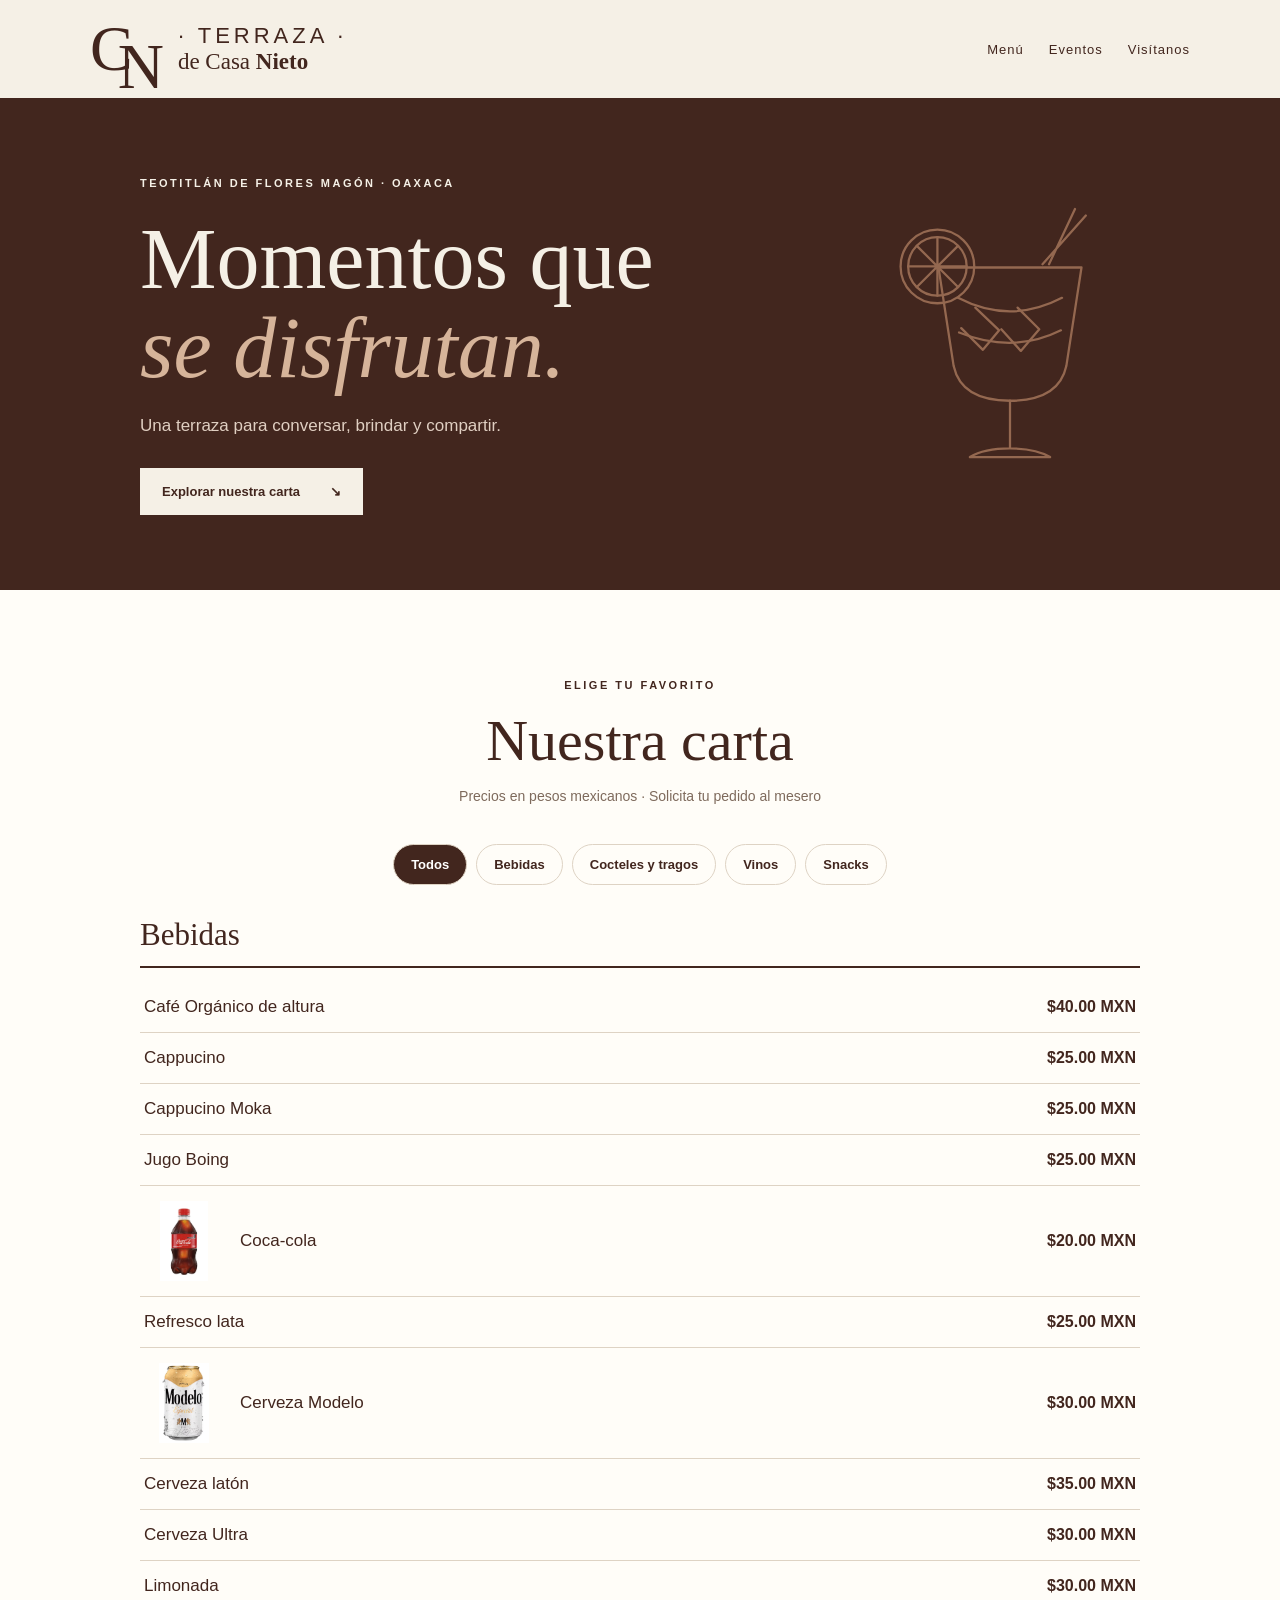
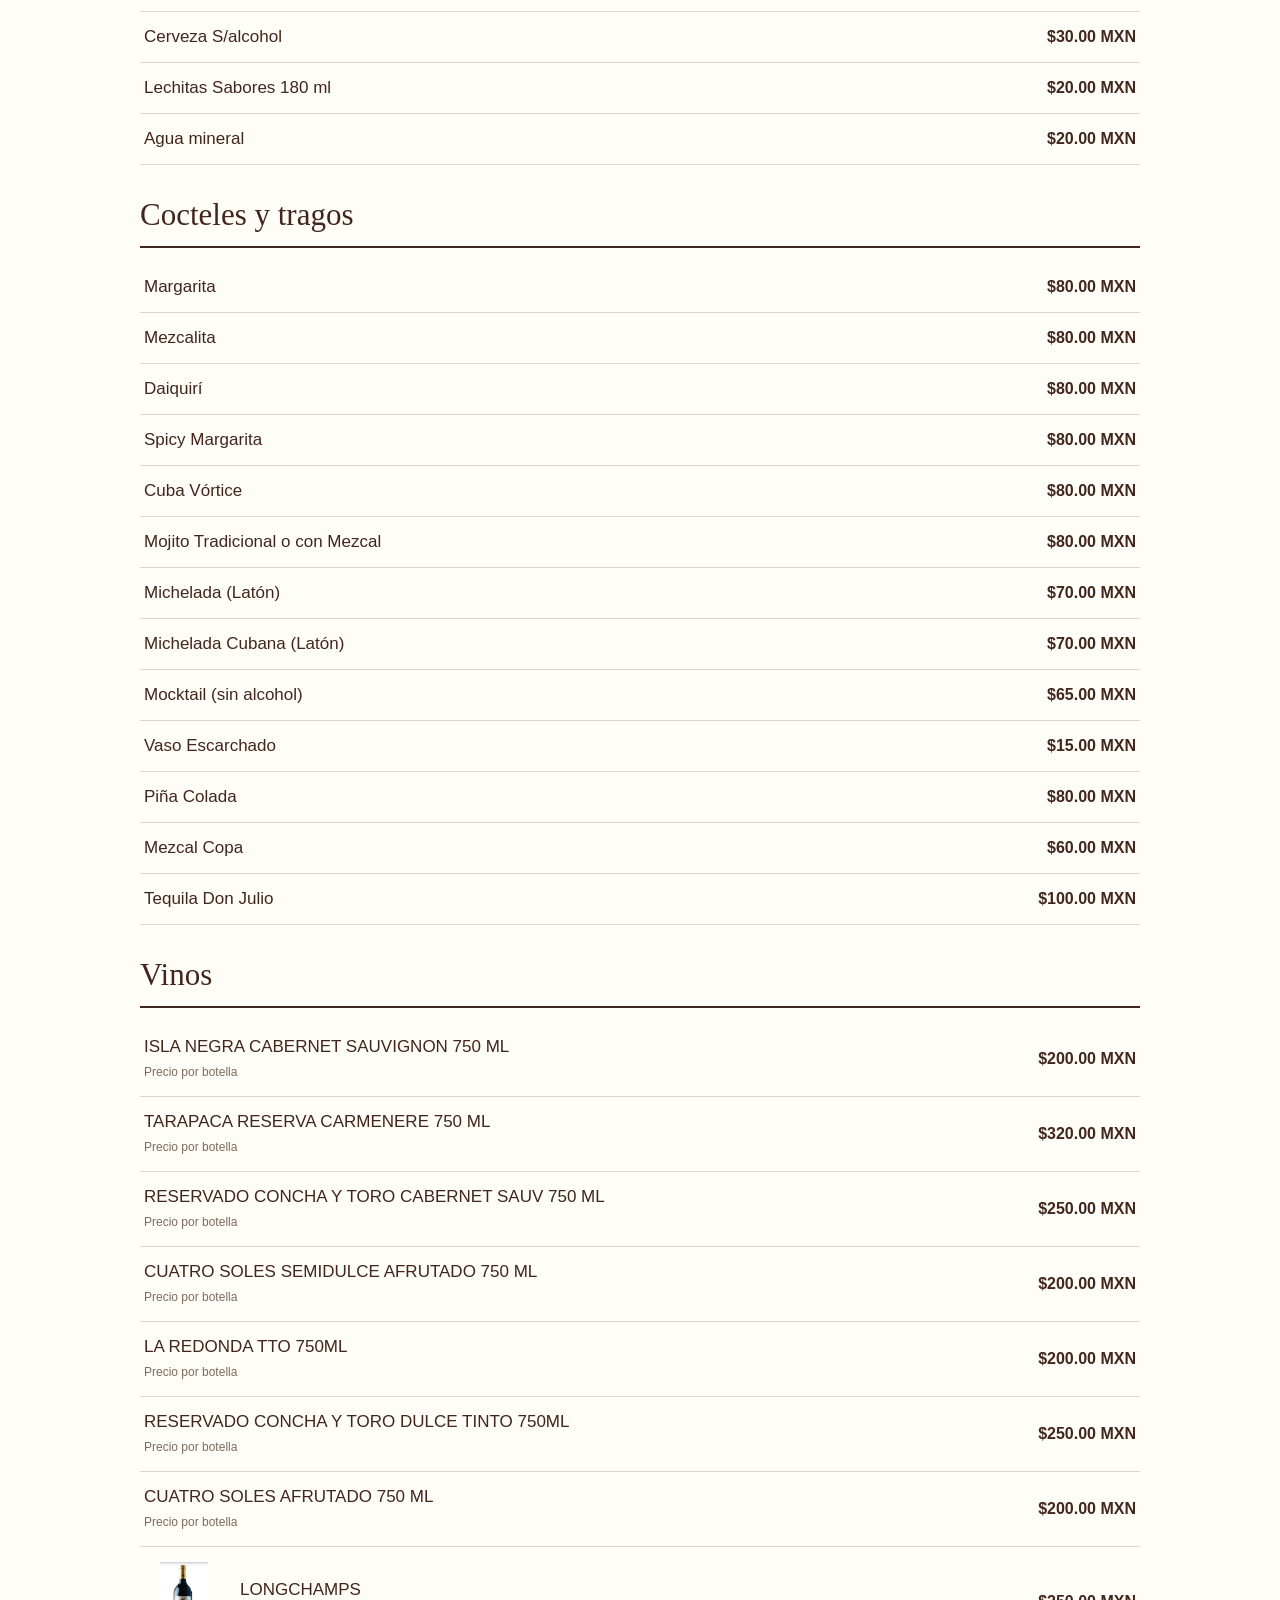
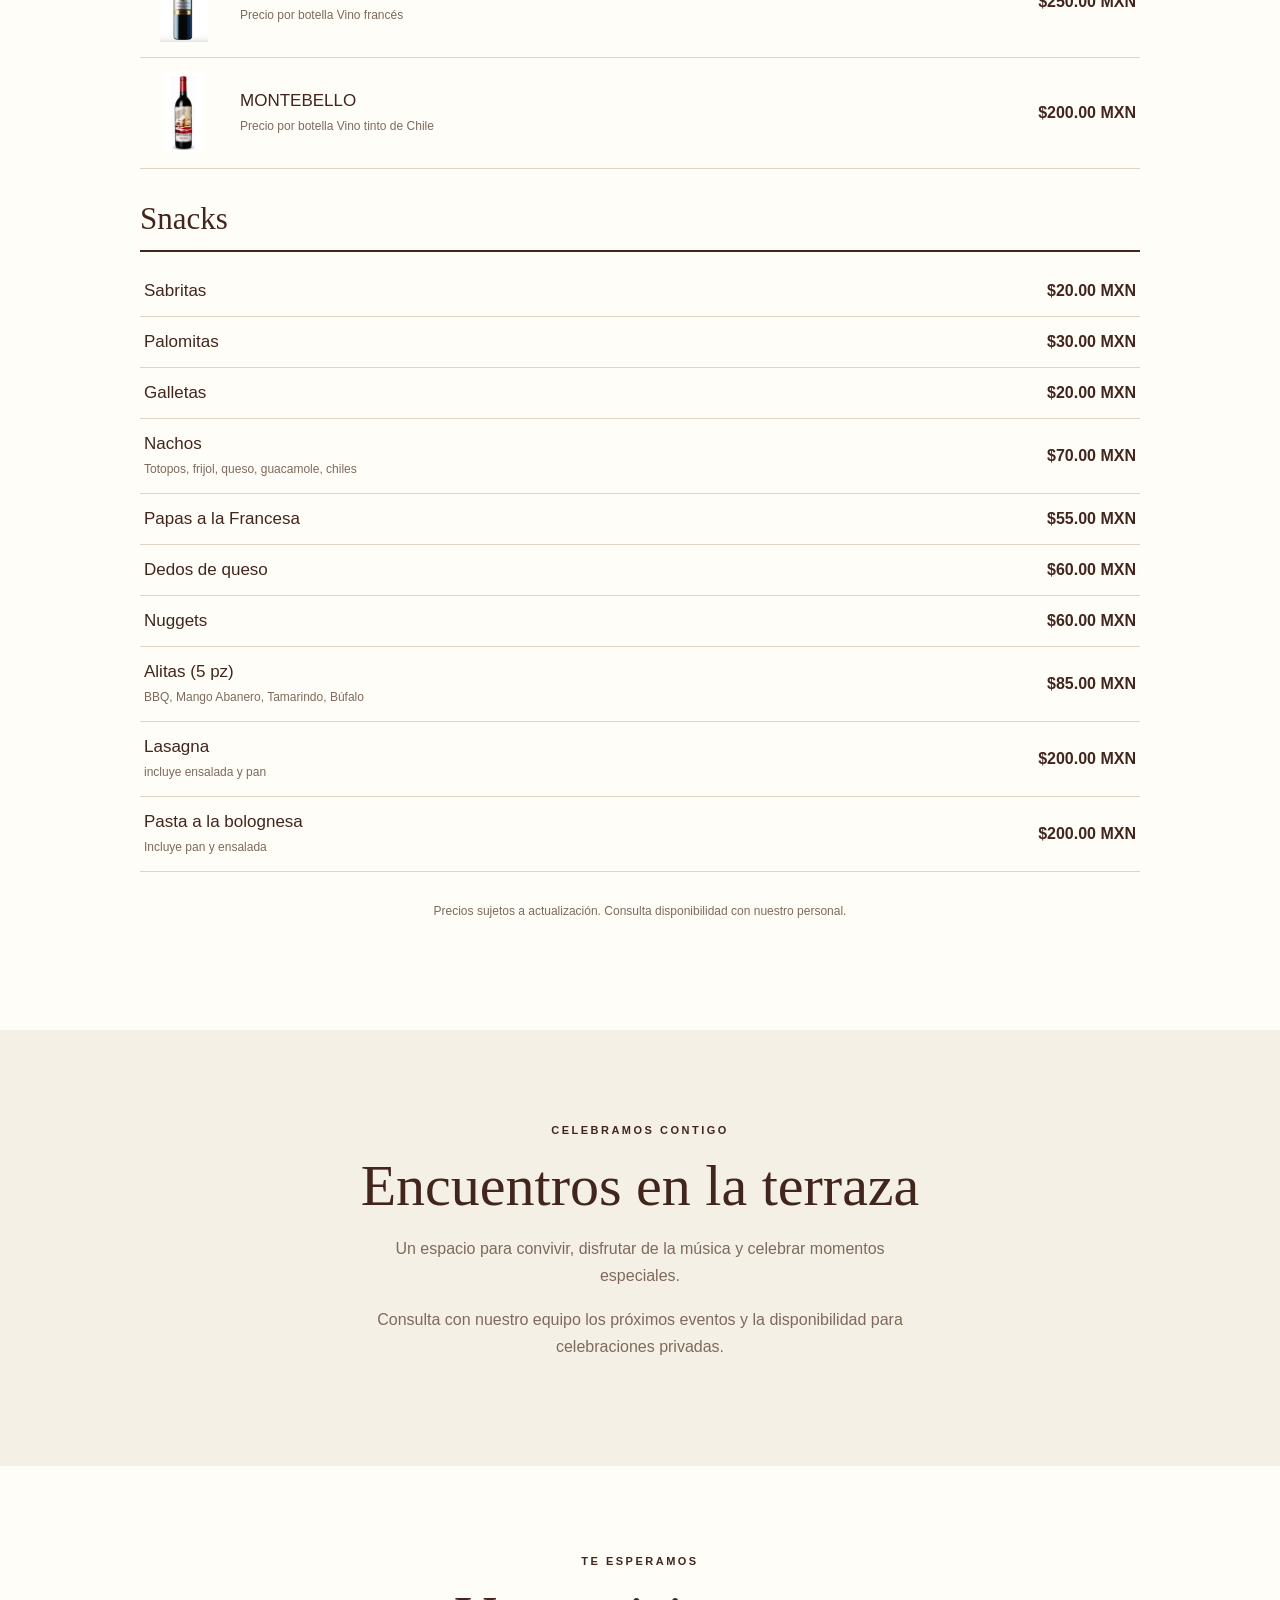
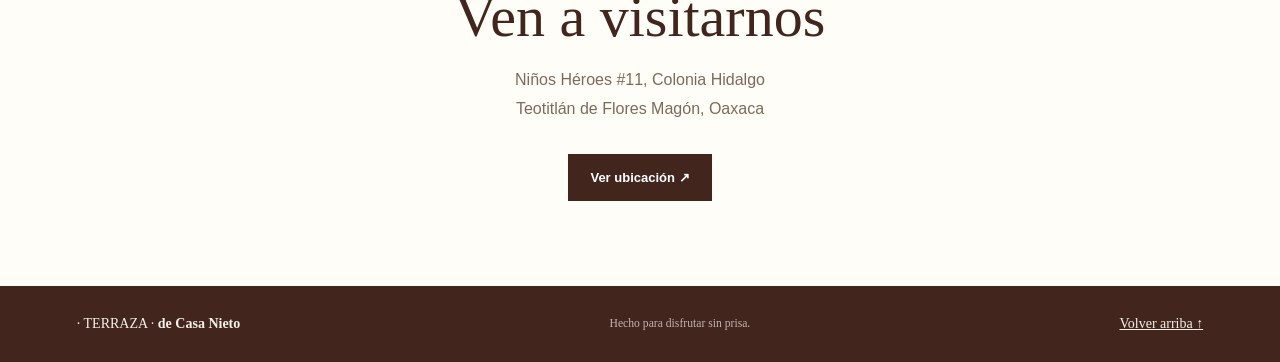
<file: index.html>
<!doctype html>
<html lang="es"><head><meta charset="utf-8"><meta name="viewport" content="width=device-width,initial-scale=1"><meta name="theme-color" content="#42261e"><meta name="description" content="Menú de Terraza Casa Nieto: bebidas, cocteles, tragos y snacks en Teotitlán de Flores Magón, Oaxaca."><title>Terraza de Casa Nieto | Menú</title><link rel="stylesheet" href="styles.css"></head><body>
<header class="top" id="inicio"><div class="brand"><div class="monogram">C<span>N</span></div><div class="brandtext"><div class="brandtop">· TERRAZA ·</div><div class="brandsub">de Casa <b>Nieto</b></div></div></div><nav><a href="#menu">Menú</a><a href="#eventos">Eventos</a><a href="#visitanos">Visítanos</a></nav></header>
<section class="hero"><div class="heroinner"><span class="eyebrow">TEOTITLÁN DE FLORES MAGÓN · OAXACA</span><h1>Momentos que<br><em>se disfrutan.</em></h1><p>Una terraza para conversar, brindar y compartir.</p><a class="cta" href="#menu">Explorar nuestra carta <span>↘</span></a></div><div class="heroart" aria-hidden="true"><svg viewBox="0 0 240 270"><g fill="none" stroke="#a9795d" stroke-width="2.1" stroke-linecap="round" stroke-linejoin="round"><path d="M54 66h132l-14 91q-7 32-52 32t-52-32Z"/><path d="M120 189v44m-37 8h74m-37-8q-24 0-37 8m37-8q24 0 37 8"/><path d="M72 94q48 25 96 0m-95 32q50 20 94-2"/><path d="M150 63 190 18m-34 45 24-51"/><circle cx="53" cy="65" r="34"/><circle cx="53" cy="65" r="27"/><path d="M53 38v54M26 65h54M34 46l38 38m0-38L34 84"/><path d="M88 103l22 21-15 18-20-20m52-19 20 20-17 20-18-20"/></g></svg></div></section>
<main><section id="menu" class="menu-section"><div class="section-heading"><span class="eyebrow">ELIGE TU FAVORITO</span><h2>Nuestra carta</h2><p>Precios en pesos mexicanos · Solicita tu pedido al mesero</p></div><div id="tabs" class="tabs" role="group" aria-label="Filtrar por categoría"></div><div id="menu-list" class="menu-list"></div><p class="disclaimer">Precios sujetos a actualización. Consulta disponibilidad con nuestro personal.</p></section>
<section id="eventos" class="events"><span class="eyebrow">CELEBRAMOS CONTIGO</span><h2>Encuentros en la terraza</h2><p>Un espacio para convivir, disfrutar de la música y celebrar momentos especiales.</p><p>Consulta con nuestro equipo los próximos eventos y la disponibilidad para celebraciones privadas.</p></section>
<section id="visitanos" class="visit"><span class="eyebrow">TE ESPERAMOS</span><h2>Ven a visitarnos</h2><p>Niños Héroes #11, Colonia Hidalgo<br>Teotitlán de Flores Magón, Oaxaca</p><a class="cta dark" href="https://www.google.com/maps/search/?api=1&query=Ni%C3%B1os+H%C3%A9roes+11%2C+Teotitl%C3%A1n+de+Flores+Mag%C3%B3n%2C+Oaxaca" target="_blank" rel="noopener noreferrer">Ver ubicación ↗</a></section></main>
<footer><div>· TERRAZA · <strong>de Casa Nieto</strong></div><small>Hecho para disfrutar sin prisa.</small><a href="#inicio">Volver arriba ↑</a></footer><script src="menu.js"></script></body></html>
</file>
<file: styles.css>
:root{--brown:#42261e;--brown2:#654134;--cream:#f5f0e6;--white:#fffdf8;--line:#ded3c4;--muted:#7e6a5c}*{box-sizing:border-box}html{scroll-behavior:smooth}body{margin:0;color:var(--brown);background:var(--white);font-family:Arial,Helvetica,sans-serif}a{color:inherit;text-decoration:none}.top{padding:23px max(5%,calc((100% - 1100px)/2));display:flex;align-items:center;justify-content:space-between;gap:20px;background:var(--cream)}.brand{display:flex;align-items:center;gap:17px}.monogram{font:64px/.75 Georgia,serif;letter-spacing:-15px;margin-right:12px}.monogram span{position:relative;top:18px}.brandtop{font-size:22px;letter-spacing:4px}.brandsub{font:23px Georgia,serif}.top nav{display:flex;gap:25px;font-size:13px;letter-spacing:1px}.top nav a:hover{text-decoration:underline}.hero{min-height:450px;display:flex;align-items:center;justify-content:space-between;padding:75px max(7%,calc((100% - 1000px)/2));background:var(--brown);color:var(--cream);gap:40px}.eyebrow{font-size:11px;letter-spacing:2.5px;font-weight:bold}.hero h1{font:normal clamp(48px,7vw,86px)/1.03 Georgia,serif;margin:24px 0}.hero h1 em{font-weight:normal;color:#d6b49a}.hero p{font-size:17px;color:#e0cfc2;margin-bottom:32px}.cta{display:inline-flex;align-items:center;gap:30px;background:var(--cream);color:var(--brown);padding:16px 22px;font-size:13px;font-weight:bold}.cta:hover{opacity:.85}.heroart{width:min(32vw,260px);flex-shrink:0;opacity:.8}.heroart svg{width:100%}.menu-section{padding:85px 20px 100px;max-width:1040px;margin:auto}.section-heading{text-align:center}.section-heading h2,.events h2,.visit h2{font:normal clamp(38px,5vw,58px) Georgia,serif;margin:14px 0}.section-heading p{color:var(--muted);font-size:14px}.tabs{display:flex;justify-content:center;gap:9px;flex-wrap:wrap;margin:40px auto 32px}.tab{font:600 13px Arial,sans-serif;border:1px solid var(--line);background:transparent;color:var(--brown);padding:12px 17px;border-radius:30px;cursor:pointer}.tab.active,.tab:hover{background:var(--brown);color:white}.category-title{font:normal 31px Georgia,serif;margin:32px 0 14px;border-bottom:2px solid var(--brown);padding-bottom:13px}.menu-row{display:flex;justify-content:space-between;align-items:baseline;gap:20px;padding:15px 4px;border-bottom:1px solid var(--line)}.item-name{font-size:17px}.item-desc{font-size:12px;color:var(--muted);margin-top:6px;line-height:1.5}.price{font-weight:700;white-space:nowrap;font-size:16px}.disclaimer{color:var(--muted);font-size:12px;margin-top:32px;text-align:center}.events{text-align:center;background:var(--cream);padding:90px 22px}.events p{max-width:570px;margin:16px auto;color:var(--muted);line-height:1.7}.visit{text-align:center;padding:85px 20px}.visit p{line-height:1.8;color:var(--muted);margin-bottom:30px}.cta.dark{background:var(--brown);color:white}footer{background:var(--brown);color:var(--cream);display:flex;justify-content:space-between;align-items:center;gap:16px;padding:30px 6%;font:14px Georgia,serif}footer small{opacity:.7}footer a{text-decoration:underline}@media(max-width:700px){.top{padding:18px 5%;flex-direction:column;align-items:flex-start}.brandtop{font-size:18px}.brandsub{font-size:19px}.monogram{font-size:51px}.top nav{gap:20px;font-size:12px}.hero{min-height:390px;padding:65px 7%;position:relative}.heroinner{position:relative;z-index:1}.heroart{position:absolute;right:2%;bottom:10px;width:140px;opacity:.17}.hero h1{font-size:52px}.menu-section{padding:60px 6%}.item-name{font-size:15px}.price{font-size:15px}.menu-row{gap:10px}footer{flex-direction:column;text-align:center}}
.menu-row {
  align-items: center;
}

.item-content {
  display: flex;
  align-items: center;
  gap: 16px;
  min-width: 0;
}

.item-details {
  min-width: 0;
  overflow-wrap: anywhere;
}

.item-image {
  display: block;
  width: 80px;
  height: 80px;
  flex-shrink: 0;
  object-fit: contain;
  border-radius: 8px;
}

@media (max-width: 700px) {
  .item-content {
    gap: 10px;
  }

  .item-image {
    width: 60px;
    height: 60px;
  }
}
</file>
